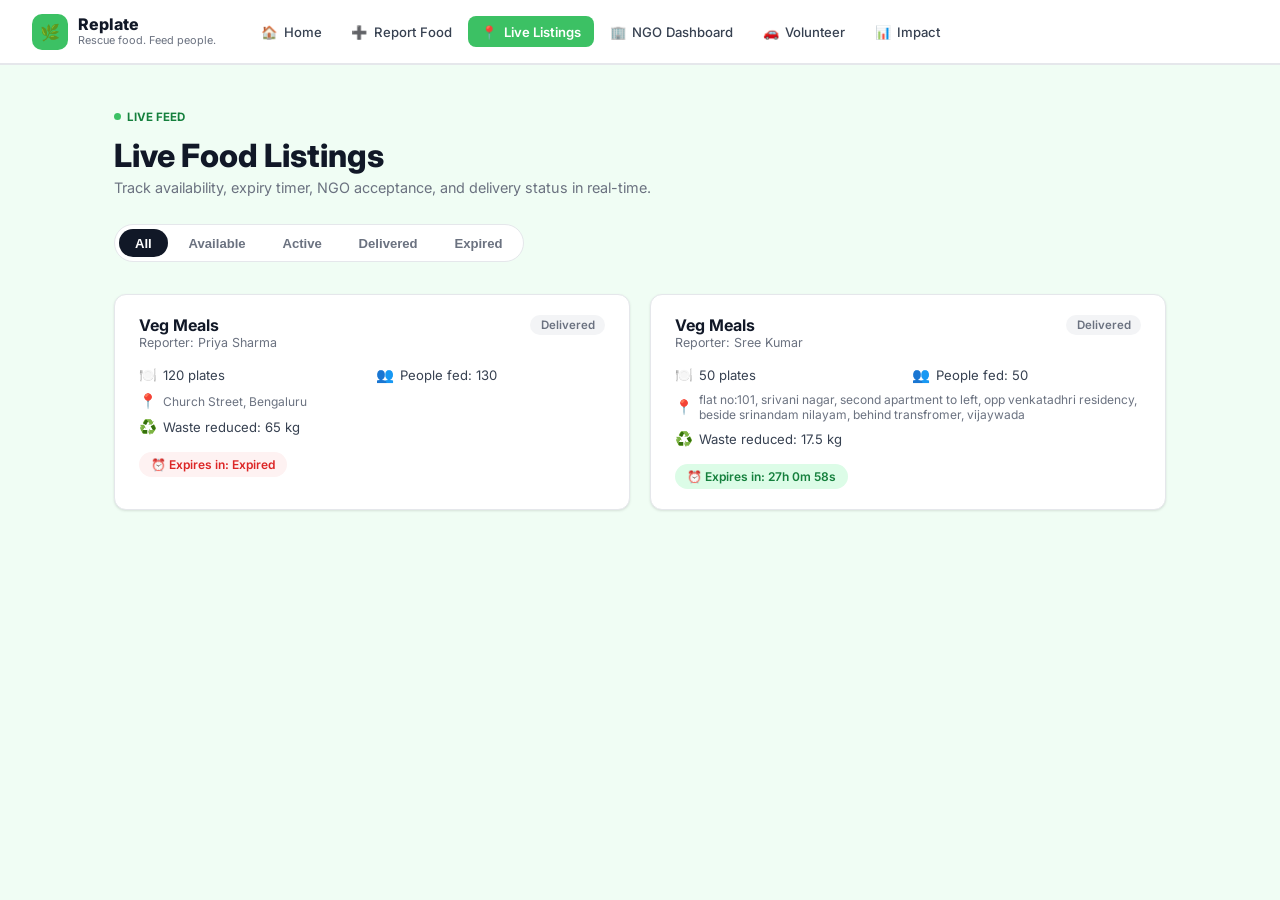
<file: listings.html>
<!DOCTYPE html>
<html lang="en">
<head>
<meta charset="UTF-8"/>
<meta name="viewport" content="width=device-width,initial-scale=1.0"/>
<title>Live Listings — Replate</title>
<link rel="stylesheet" href="replate-shared.css"/>
<style>
.listings-wrap{max-width:1100px;margin:0 auto;padding:2.5rem 1.5rem;}

/* filter tabs */
.filter-tabs{
  display:flex;gap:0.3rem;
  background:white;border:1px solid var(--border);
  border-radius:100px;padding:0.25rem;
  width:fit-content;margin-bottom:2rem;
}
.ftab{
  padding:0.4rem 1rem;border-radius:100px;
  font-size:0.82rem;font-weight:600;border:none;
  background:none;color:var(--muted);cursor:pointer;
  transition:all 0.15s;
}
.ftab.active{background:var(--ink);color:white;}
.ftab:hover:not(.active){color:var(--ink);}

/* cards grid */
.listings-grid{
  display:grid;grid-template-columns:repeat(2,1fr);
  gap:1.25rem;
}

.listing-card{
  background:white;border-radius:var(--radius);
  border:1px solid var(--border);box-shadow:var(--shadow);
  padding:1.25rem 1.5rem;
  transition:box-shadow 0.15s,transform 0.15s;
  position:relative;
}
.listing-card:hover{box-shadow:var(--shadow-md);transform:translateY(-1px);}

.listing-card-top{display:flex;justify-content:space-between;align-items:flex-start;margin-bottom:0.25rem;}
.listing-title{font-weight:700;font-size:1rem;color:var(--ink);}
.listing-reporter{font-size:0.78rem;color:var(--muted);}

.listing-stats{display:grid;grid-template-columns:1fr 1fr;gap:0.5rem;margin:1rem 0;}
.lstat{display:flex;align-items:center;gap:0.4rem;font-size:0.82rem;color:var(--ink2);}
.lstat-ico{font-size:0.9rem;}

.listing-address{font-size:0.78rem;color:var(--muted);line-height:1.5;margin:0.25rem 0 0.75rem;}

.listing-dot{
  width:8px;height:8px;border-radius:50%;
  position:absolute;left:1.25rem;top:50%;transform:translateY(-50%);
}

/* empty state */
.empty-state{
  text-align:center;padding:4rem 2rem;
  color:var(--muted);
  grid-column:1/-1;
}
.empty-ico{font-size:3rem;margin-bottom:1rem;}
.empty-title{font-weight:700;font-size:1rem;color:var(--ink2);margin-bottom:0.5rem;}

/* live pulse */
.live-badge{
  display:inline-flex;align-items:center;gap:0.4rem;
  font-size:0.72rem;font-weight:700;color:var(--green-dark);
  margin-bottom:0.75rem;
}
.live-dot{width:7px;height:7px;border-radius:50%;background:var(--green);animation:pulse 1.4s ease infinite;}
@keyframes pulse{0%,100%{opacity:1;}50%{opacity:0.3;}}
</style>
</head>
<body>

<nav>
  <a href="index.html" class="nav-brand">
    <div class="nav-logo-ico">🌿</div>
    <div class="nav-brand-text">
      <div class="nav-brand-name">Replate</div>
      <div class="nav-brand-tagline">Rescue food. Feed people.</div>
    </div>
  </a>
  <div class="nav-links">
    <a href="index.html" class="nav-link">🏠 <span>Home</span></a>
    <a href="report.html" class="nav-link">➕ <span>Report Food</span></a>
    <a href="listings.html" class="nav-link active">📍 <span>Live Listings</span></a>
    <a href="ngo.html" class="nav-link">🏢 <span>NGO Dashboard</span></a>
    <a href="volunteer.html" class="nav-link">🚗 <span>Volunteer</span></a>
    <a href="impact.html" class="nav-link">📊 <span>Impact</span></a>
  </div>
</nav>

<div class="listings-wrap fade-up">
  <div class="live-badge"><span class="live-dot"></span> LIVE FEED</div>
  <h1 style="font-size:2rem;font-weight:800;color:var(--ink);margin-bottom:0.3rem;">Live Food Listings</h1>
  <p style="color:var(--muted);font-size:0.9rem;margin-bottom:1.75rem;">Track availability, expiry timer, NGO acceptance, and delivery status in real-time.</p>

  <div class="filter-tabs">
    <button class="ftab active" onclick="filterListings('All', this)">All</button>
    <button class="ftab" onclick="filterListings('Available', this)">Available</button>
    <button class="ftab" onclick="filterListings('Active', this)">Active</button>
    <button class="ftab" onclick="filterListings('Delivered', this)">Delivered</button>
    <button class="ftab" onclick="filterListings('Expired', this)">Expired</button>
  </div>

  <div class="listings-grid" id="listings-grid">
    <div class="empty-state">
      <div class="empty-ico">🔍</div>
      <div class="empty-title">Loading listings...</div>
    </div>
  </div>
</div>

<script>
// Default seed data
const seedData = [
  { id:'seed1', event:'Sharma Wedding', name:'Priya Sharma', foodType:'Veg Meals', qty:120, unit:'plates', addr:'Church Street, Bengaluru', city:'Bengaluru', lat:12.9716, lng:77.5946, expires: new Date(Date.now() - 1000*60*60).toISOString(), peopleFed:130, wasteKg:65, status:'Delivered', submittedAt: new Date(Date.now() - 3*60*60*1000).toISOString() },
  { id:'seed2', event:'Community Lunch', name:'Sree Kumar', foodType:'Veg Meals', qty:50, unit:'plates', addr:'flat no:101, srivani nagar, second apartment to left, opp venkatadhri residency, beside srinandam nilayam, behind transfromer, vijaywada', city:'Vijayawada', lat:16.5062, lng:80.6480, expires: new Date(Date.now() + 27*60*60*1000).toISOString(), peopleFed:50, wasteKg:17.5, status:'Delivered', submittedAt: new Date(Date.now() - 1*60*60*1000).toISOString() },
];

let currentFilter = 'All';

function getReports() {
  const stored = JSON.parse(localStorage.getItem('replate_reports') || '[]');
  return [...seedData, ...stored];
}

function getExpiryInfo(expiresStr) {
  if (!expiresStr) return { label: 'Unknown', cls: 'expiry-ok' };
  const exp = new Date(expiresStr);
  const now = new Date();
  const diff = Math.round((exp - now) / 60000);
  if (diff <= 0) return { label: 'Expired', cls: 'expiry-expired' };
  const h = Math.floor(diff / 60), m = diff % 60, s = Math.floor((exp - now) / 1000) % 60;
  const label = h > 0 ? `${h}h ${m}m ${s}s` : `${m}m ${s}s`;
  return { label, cls: diff < 90 ? 'expiry-urgent' : 'expiry-ok' };
}

function getStatusBadge(status) {
  const map = {
    'Available': 'badge-green',
    'Active':    'badge-yellow',
    'Delivered': 'badge-gray',
    'Expired':   'badge-red',
    'Accepted':  'badge-yellow',
  };
  return map[status] || 'badge-gray';
}

function filterListings(filter, btn) {
  currentFilter = filter;
  document.querySelectorAll('.ftab').forEach(b => b.classList.remove('active'));
  btn.classList.add('active');
  renderListings();
}

function renderListings() {
  const reports = getReports();
  const grid = document.getElementById('listings-grid');

  let filtered = reports;
  if (currentFilter !== 'All') {
    filtered = reports.filter(r => {
      if (currentFilter === 'Expired') {
        return r.status === 'Expired' || new Date(r.expires) < new Date();
      }
      return r.status === currentFilter;
    });
  }

  if (filtered.length === 0) {
    grid.innerHTML = `<div class="empty-state">
      <div class="empty-ico">🍽️</div>
      <div class="empty-title">No ${currentFilter.toLowerCase()} listings right now</div>
      <p style="font-size:0.82rem;color:var(--muted);margin-top:0.25rem;">Check back soon or <a href="report.html" style="color:var(--green);font-weight:600;">report food</a></p>
    </div>`;
    return;
  }

  grid.innerHTML = filtered.map(r => {
    const exp = getExpiryInfo(r.expires);
    const isExpired = new Date(r.expires) < new Date() || r.status === 'Expired';
    const statusCls = getStatusBadge(r.status);
    const distanceText = r.distFromNgo ? `Distance from NGO: ${r.distFromNgo} km` : '';

    return `<div class="listing-card">
      <div class="listing-card-top">
        <div>
          <div class="listing-title">${r.foodType}</div>
          <div class="listing-reporter">Reporter: ${r.name || r.event}</div>
        </div>
        <span class="badge ${statusCls}">${r.status}</span>
      </div>
      <div class="listing-stats">
        <div class="lstat"><span class="lstat-ico">🍽️</span> ${r.qty} ${r.unit}</div>
        <div class="lstat"><span class="lstat-ico">👥</span> People fed: ${r.peopleFed || Math.round(r.qty * 0.95)}</div>
        <div class="lstat" style="grid-column:1/-1">
          <span class="lstat-ico">📍</span>
          <span style="font-size:0.75rem;color:var(--muted);">${r.addr}</span>
        </div>
        <div class="lstat"><span class="lstat-ico">♻️</span> Waste reduced: ${r.wasteKg || (r.qty * 0.35).toFixed(1)} kg</div>
      </div>
      <span class="expiry-badge ${isExpired ? 'expiry-expired' : exp.cls}" id="exp-${r.id}">
        ⏰ Expires in: ${isExpired ? 'Expired' : exp.label}
      </span>
      ${distanceText ? `<div style="font-size:0.75rem;color:var(--muted);margin-top:0.5rem;">${distanceText}</div>` : ''}
    </div>`;
  }).join('');
}

// Live countdown
function tickTimers() {
  const reports = getReports();
  reports.forEach(r => {
    const el = document.getElementById('exp-' + r.id);
    if (!el) return;
    const exp = getExpiryInfo(r.expires);
    const isExpired = new Date(r.expires) < new Date() || r.status === 'Expired';
    el.textContent = `⏰ Expires in: ${isExpired ? 'Expired' : exp.label}`;
    el.className = `expiry-badge ${isExpired ? 'expiry-expired' : exp.cls}`;
  });
}

renderListings();
setInterval(tickTimers, 1000);

// Re-render when storage changes (from report page)
window.addEventListener('storage', renderListings);
</script>
</body>
</html>
</file>
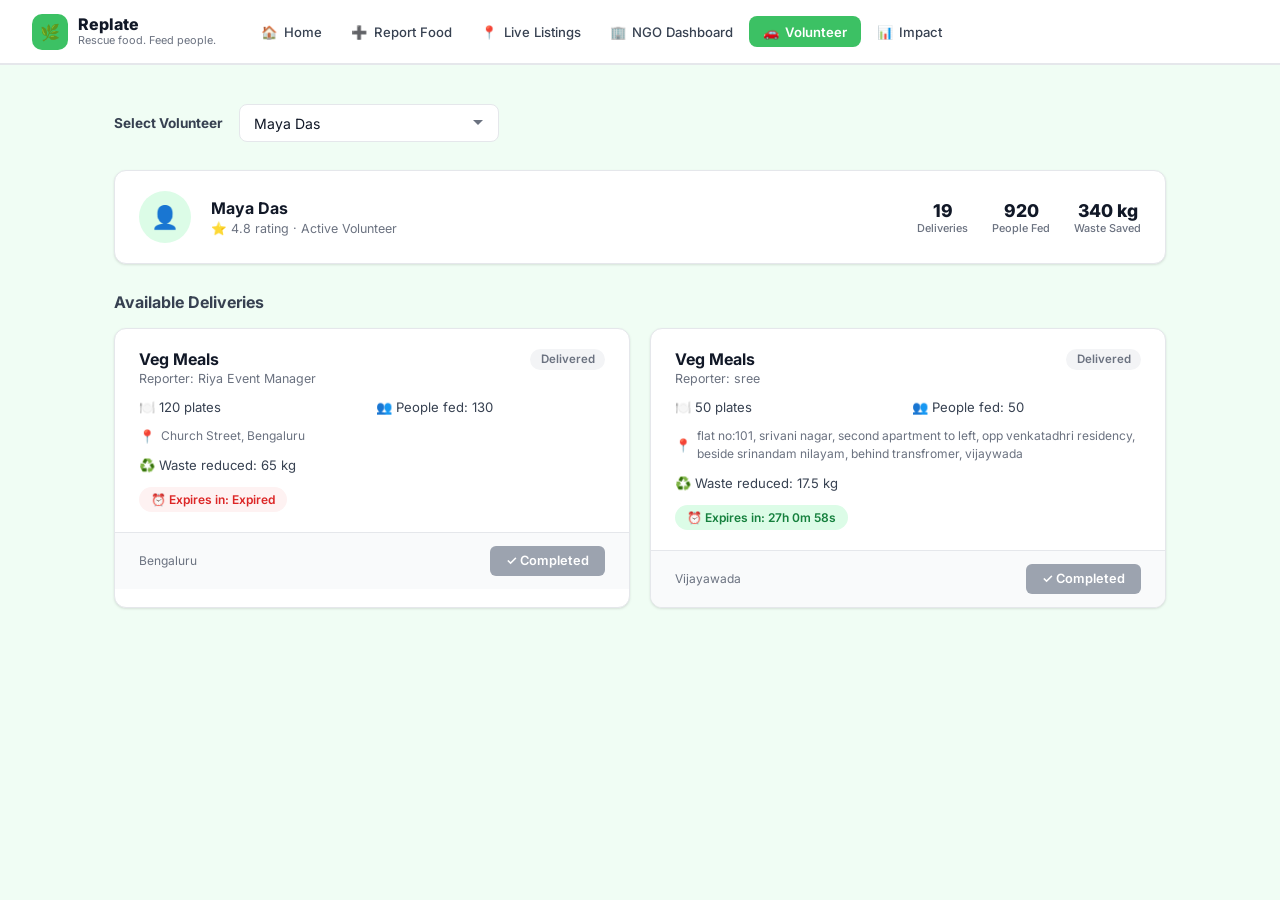
<file: volunteer.html>
<!DOCTYPE html>
<html lang="en">
<head>
<meta charset="UTF-8"/>
<meta name="viewport" content="width=device-width,initial-scale=1.0"/>
<title>Volunteer — Replate</title>
<link rel="stylesheet" href="replate-shared.css"/>
<style>
.vol-wrap{max-width:1100px;margin:0 auto;padding:2.5rem 1.5rem;}

.vol-select-row{
  display:flex;align-items:center;gap:1rem;margin-bottom:1.75rem;
}
.vol-select-row label{font-size:0.85rem;font-weight:700;color:var(--ink2);white-space:nowrap;}
.vol-select{
  background:white;border:1.5px solid var(--border);border-radius:8px;
  padding:0.6rem 2.5rem 0.6rem 0.9rem;
  font-family:'Inter',sans-serif;font-size:0.88rem;color:var(--ink);
  outline:none;cursor:pointer;min-width:260px;
  appearance:none;
  background-image:url("data:image/svg+xml,%3Csvg xmlns='http://www.w3.org/2000/svg' width='12' height='12' viewBox='0 0 12 12'%3E%3Cpath fill='%236b7280' d='M6 8L1 3h10z'/%3E%3C/svg%3E");
  background-repeat:no-repeat;background-position:right 0.85rem center;
  transition:border-color 0.15s;
}
.vol-select:focus{border-color:var(--green);}

/* volunteer profile card */
.vol-profile{
  background:white;border-radius:var(--radius);
  border:1px solid var(--border);box-shadow:var(--shadow);
  padding:1.25rem 1.5rem;margin-bottom:1.75rem;
  display:flex;align-items:center;gap:1.25rem;
}
.vol-avatar{
  width:52px;height:52px;border-radius:50%;
  background:var(--green-light);
  display:flex;align-items:center;justify-content:center;
  font-size:1.4rem;flex-shrink:0;
}
.vol-name{font-weight:700;font-size:1rem;color:var(--ink);}
.vol-meta{font-size:0.78rem;color:var(--muted);margin-top:0.15rem;}
.vol-stats-inline{display:flex;gap:1.5rem;margin-left:auto;}
.vsi{text-align:center;}
.vsi-num{font-weight:800;font-size:1.1rem;color:var(--ink);}
.vsi-label{font-size:0.68rem;color:var(--muted);font-weight:500;}

/* deliveries grid */
.del-grid{display:grid;grid-template-columns:repeat(2,1fr);gap:1.25rem;}

.del-card{
  background:white;border-radius:var(--radius);
  border:1px solid var(--border);box-shadow:var(--shadow);
  overflow:hidden;transition:box-shadow 0.15s;
}
.del-card:hover{box-shadow:var(--shadow-md);}

.del-card-body{padding:1.25rem 1.5rem;}
.del-card-title{font-weight:700;font-size:1rem;color:var(--ink);}
.del-card-reporter{font-size:0.78rem;color:var(--muted);margin-top:0.1rem;}

.del-stats{display:grid;grid-template-columns:1fr 1fr;gap:0.5rem;margin:0.85rem 0;}
.dstat{display:flex;align-items:center;gap:0.4rem;font-size:0.82rem;color:var(--ink2);}

.del-address{font-size:0.75rem;color:var(--muted);line-height:1.5;margin:0.25rem 0;}

.del-card-footer{
  padding:0.85rem 1.5rem;background:#f9fafb;
  border-top:1px solid var(--border);
  display:flex;justify-content:space-between;align-items:center;
}

.btn-take-del{
  background:var(--green);color:white;border:none;
  padding:0.45rem 1rem;border-radius:6px;
  font-size:0.8rem;font-weight:600;cursor:pointer;
  transition:all 0.15s;font-family:'Inter',sans-serif;
}
.btn-take-del:hover{background:var(--green-dark);}
.btn-take-del:disabled{background:#9ca3af;cursor:default;}

.empty-state{text-align:center;padding:4rem 2rem;grid-column:1/-1;color:var(--muted);}
</style>
</head>
<body>

<nav>
  <a href="index.html" class="nav-brand">
    <div class="nav-logo-ico">🌿</div>
    <div class="nav-brand-text">
      <div class="nav-brand-name">Replate</div>
      <div class="nav-brand-tagline">Rescue food. Feed people.</div>
    </div>
  </a>
  <div class="nav-links">
    <a href="index.html" class="nav-link">🏠 <span>Home</span></a>
    <a href="report.html" class="nav-link">➕ <span>Report Food</span></a>
    <a href="listings.html" class="nav-link">📍 <span>Live Listings</span></a>
    <a href="ngo.html" class="nav-link">🏢 <span>NGO Dashboard</span></a>
    <a href="volunteer.html" class="nav-link active">🚗 <span>Volunteer</span></a>
    <a href="impact.html" class="nav-link">📊 <span>Impact</span></a>
  </div>
</nav>

<div class="vol-wrap fade-up">

  <!-- Volunteer Selector -->
  <div class="vol-select-row">
    <label>Select Volunteer</label>
    <select class="vol-select" id="vol-select" onchange="loadVolunteer()">
      <option value="Maya Das">Maya Das</option>
      <option value="Arjun Reddy">Arjun Reddy</option>
      <option value="Priya Sharma">Priya Sharma</option>
      <option value="Ravi Kumar">Ravi Kumar</option>
      <option value="Sneha Patel">Sneha Patel</option>
    </select>
  </div>

  <!-- Volunteer profile -->
  <div class="vol-profile" id="vol-profile">
    <div class="vol-avatar">👤</div>
    <div>
      <div class="vol-name" id="vp-name">Maya Das</div>
      <div class="vol-meta" id="vp-meta">⭐ 4.8 rating · Active Volunteer · Hyderabad</div>
    </div>
    <div class="vol-stats-inline">
      <div class="vsi"><div class="vsi-num" id="vp-deliveries">0</div><div class="vsi-label">Deliveries</div></div>
      <div class="vsi"><div class="vsi-num" id="vp-fed">0</div><div class="vsi-label">People Fed</div></div>
      <div class="vsi"><div class="vsi-num" id="vp-kg">0 kg</div><div class="vsi-label">Waste Saved</div></div>
    </div>
  </div>

  <!-- Deliveries -->
  <h2 style="font-size:1rem;font-weight:700;color:var(--ink2);margin-bottom:1rem;">Available Deliveries</h2>
  <div class="del-grid" id="del-grid">
    <div class="empty-state">
      <div style="font-size:2.5rem;margin-bottom:0.75rem;">🚗</div>
      <div style="font-weight:700;font-size:1rem;color:var(--ink2);">No deliveries available</div>
      <p style="font-size:0.82rem;margin-top:0.25rem;">Deliveries appear here when NGOs accept food reports.</p>
    </div>
  </div>
</div>

<script>
const VOLUNTEER_PROFILES = {
  'Maya Das':    { rating:'4.8', deliveries:19, fed:920, kg:340 },
  'Arjun Reddy': { rating:'4.9', deliveries:28, fed:1380, kg:510 },
  'Priya Sharma':{ rating:'4.7', deliveries:15, fed:720, kg:265 },
  'Ravi Kumar':  { rating:'4.6', deliveries:11, fed:530, kg:196 },
  'Sneha Patel': { rating:'5.0', deliveries:32, fed:1560, kg:577 },
};

const seedData = [
  { id:'seed1', event:'Sharma Wedding', name:'Riya Event Manager', foodType:'Veg Meals', qty:120, unit:'plates', addr:'Church Street, Bengaluru', city:'Bengaluru', lat:12.9716, lng:77.5946, expires: new Date(Date.now()-1000*60*60).toISOString(), peopleFed:130, wasteKg:65, status:'Delivered' },
  { id:'seed2', event:'Community Lunch', name:'sree', foodType:'Veg Meals', qty:50, unit:'plates', addr:'flat no:101, srivani nagar, second apartment to left, opp venkatadhri residency, beside srinandam nilayam, behind transfromer, vijaywada', city:'Vijayawada', lat:16.5062, lng:80.6480, expires: new Date(Date.now()+27*60*60*1000).toISOString(), peopleFed:50, wasteKg:17.5, status:'Delivered' },
];

let takenIds = JSON.parse(localStorage.getItem('vol_taken') || '[]');

function getExpiryInfo(expiresStr) {
  if (!expiresStr) return { label:'Unknown', cls:'expiry-ok' };
  const exp = new Date(expiresStr);
  const now = new Date();
  const diff = Math.round((exp - now) / 60000);
  if (diff <= 0) return { label:'Expired', cls:'expiry-expired' };
  const h = Math.floor(diff/60), m = diff%60, s = Math.floor((exp-now)/1000)%60;
  const label = h>0 ? `${h}h ${m}m ${s}s` : `${m}m ${s}s`;
  return { label, cls: diff<90?'expiry-urgent':'expiry-ok' };
}

function loadVolunteer() {
  const name = document.getElementById('vol-select').value;
  const profile = VOLUNTEER_PROFILES[name] || {};

  document.getElementById('vp-name').textContent = name;
  document.getElementById('vp-meta').textContent = `⭐ ${profile.rating} rating · Active Volunteer`;
  document.getElementById('vp-deliveries').textContent = profile.deliveries || 0;
  document.getElementById('vp-fed').textContent = (profile.fed || 0).toLocaleString();
  document.getElementById('vp-kg').textContent = (profile.kg || 0) + ' kg';

  const stored = JSON.parse(localStorage.getItem('replate_reports') || '[]');
  const all = [...seedData, ...stored];

  if (all.length === 0) {
    document.getElementById('del-grid').innerHTML = `<div class="empty-state">
      <div style="font-size:2.5rem;margin-bottom:0.75rem;">🚗</div>
      <div style="font-weight:700;font-size:1rem;color:var(--ink2);">No deliveries available</div>
      <p style="font-size:0.82rem;margin-top:0.25rem;">Check back when food reports are submitted.</p>
    </div>`;
    return;
  }

  document.getElementById('del-grid').innerHTML = all.map(r => {
    const e = getExpiryInfo(r.expires);
    const taken = takenIds.includes(r.id);
    const isDelivered = r.status === 'Delivered' || taken;

    return `<div class="del-card">
      <div class="del-card-body">
        <div style="display:flex;justify-content:space-between;align-items:flex-start;">
          <div>
            <div class="del-card-title">${r.foodType}</div>
            <div class="del-card-reporter">Reporter: ${r.name || r.event}</div>
          </div>
          <span class="badge ${isDelivered ? 'badge-gray' : 'badge-green'}">${isDelivered ? 'Delivered' : 'Available'}</span>
        </div>
        <div class="del-stats">
          <div class="dstat">🍽️ ${r.qty} ${r.unit}</div>
          <div class="dstat">👥 People fed: ${r.peopleFed || Math.round(r.qty*0.95)}</div>
          <div class="dstat" style="grid-column:1/-1;">
            <span>📍</span>
            <span class="del-address">${r.addr}</span>
          </div>
          <div class="dstat">♻️ Waste reduced: ${r.wasteKg || (r.qty*0.35).toFixed(1)} kg</div>
        </div>
        <span class="expiry-badge ${e.cls}" id="vol-exp-${r.id}">⏰ Expires in: ${e.label}</span>
      </div>
      <div class="del-card-footer">
        <span style="font-size:0.75rem;color:var(--muted);">${r.city || 'Hyderabad'}</span>
        <button class="btn-take-del" id="btn-take-${r.id}" onclick="takeDelivery('${r.id}')" ${isDelivered ? 'disabled' : ''}>
          ${isDelivered ? '✓ Completed' : '🚗 Take Delivery'}
        </button>
      </div>
    </div>`;
  }).join('');
}

function takeDelivery(id) {
  if (!takenIds.includes(id)) {
    takenIds.push(id);
    localStorage.setItem('vol_taken', JSON.stringify(takenIds));
    const btn = document.getElementById('btn-take-' + id);
    if (btn) { btn.textContent = '✓ Completed'; btn.disabled = true; }
    loadVolunteer();
  }
}

function tickVolTimers() {
  const stored = JSON.parse(localStorage.getItem('replate_reports') || '[]');
  const all = [...seedData, ...stored];
  all.forEach(r => {
    const el = document.getElementById('vol-exp-' + r.id);
    if (!el) return;
    const e = getExpiryInfo(r.expires);
    el.textContent = `⏰ Expires in: ${e.label}`;
    el.className = `expiry-badge ${e.cls}`;
  });
}

loadVolunteer();
setInterval(tickVolTimers, 1000);
window.addEventListener('storage', loadVolunteer);
</script>
</body>
</html>
</file>
<file: replate-shared.css>
@import url('https://fonts.googleapis.com/css2?family=Inter:wght@400;500;600;700;800&display=swap');

*{margin:0;padding:0;box-sizing:border-box;}

:root{
  --green:#3cc164;
  --green-light:#dcfce7;
  --green-mid:#30db72;
  --green-dark:#15803d;
  --bg:#f0fdf4;
  --bg2:#f8fafc;
  --white:#ffffff;
  --ink:#111827;
  --ink2:#374151;
  --muted:#6b7280;
  --border:#e5e7eb;
  --border2:#d1fae5;
  --orange:#ea580c;
  --orange-light:#fff7ed;
  --red:#dc2626;
  --red-light:#fef2f2;
  --yellow:#d97706;
  --yellow-light:#fffbeb;
  --shadow:0 1px 3px rgba(0,0,0,0.08),0 1px 2px rgba(0,0,0,0.04);
  --shadow-md:0 4px 16px rgba(0,0,0,0.08);
  --shadow-lg:0 8px 32px rgba(0,0,0,0.1);
  --radius:12px;
  --radius-sm:8px;
}

body{
  font-family:'Inter',sans-serif;
  background:var(--bg);
  color:var(--ink);
  min-height:100vh;
}

/* ── NAVBAR ── */
nav{
  background:var(--white);
  border-bottom:1px solid var(--border);
  padding:0 2rem;
  height:64px;
  display:flex;align-items:center;gap:0;
  position:sticky;top:0;z-index:100;
  box-shadow:0 1px 0 var(--border);
}

.nav-brand{
  display:flex;align-items:center;gap:0.6rem;
  text-decoration:none;margin-right:2rem;
}

.nav-logo-ico{
  width:36px;height:36px;border-radius:10px;
  background:var(--green);
  display:flex;align-items:center;justify-content:center;
  font-size:1rem;color:white;flex-shrink:0;
}
.nav-brand-text{}
.nav-brand-name{font-weight:800;font-size:1rem;color:var(--ink);line-height:1.1;}
.nav-brand-tagline{font-size:0.68rem;color:var(--muted);font-weight:400;}

.nav-links{display:flex;align-items:center;gap:0.15rem;flex:1;}

.nav-link{
  display:flex;align-items:center;gap:0.4rem;
  padding:0.45rem 0.85rem;
  border-radius:8px;
  text-decoration:none;
  font-size:0.82rem;font-weight:500;
  color:var(--ink2);
  transition:all 0.15s;
  white-space:nowrap;
}
.nav-link:hover{background:var(--bg);color:var(--ink);}
.nav-link.active{
  background:var(--green);color:white;font-weight:600;
}
.nav-link svg,.nav-link .nav-ico{font-size:0.85rem;}

/* ── SHARED CARDS ── */
.card{
  background:var(--white);
  border-radius:var(--radius);
  border:1px solid var(--border);
  box-shadow:var(--shadow);
}

/* ── BUTTONS ── */
.btn{
  display:inline-flex;align-items:center;gap:0.4rem;
  padding:0.55rem 1.1rem;border-radius:8px;border:none;
  font-family:'Inter',sans-serif;font-size:0.85rem;font-weight:600;
  cursor:pointer;transition:all 0.15s;text-decoration:none;
}
.btn-green{background:var(--green);color:white;}
.btn-green:hover{background:var(--green-dark);transform:translateY(-1px);}
.btn-outline{background:white;color:var(--ink);border:1.5px solid var(--border);}
.btn-outline:hover{border-color:var(--green);color:var(--green);}
.btn-red{background:var(--red);color:white;}
.btn-red:hover{background:#b91c1c;}

/* ── BADGES ── */
.badge{
  display:inline-flex;align-items:center;gap:0.3rem;
  padding:0.2rem 0.65rem;border-radius:100px;
  font-size:0.72rem;font-weight:600;
}
.badge-green{background:var(--green-light);color:var(--green-dark);}
.badge-orange{background:var(--orange-light);color:var(--orange);}
.badge-red{background:var(--red-light);color:var(--red);}
.badge-yellow{background:var(--yellow-light);color:var(--yellow);}
.badge-gray{background:#f3f4f6;color:var(--muted);}

/* ── STAT CARD ── */
.stat-card{
  background:var(--white);border-radius:var(--radius);
  border:1px solid var(--border);box-shadow:var(--shadow);
  padding:1.25rem 1.5rem;
}
.stat-num{font-size:2rem;font-weight:800;color:var(--ink);line-height:1;}
.stat-label{font-size:0.78rem;color:var(--muted);margin-top:0.2rem;font-weight:500;}
.stat-ico{font-size:1.5rem;margin-bottom:0.5rem;}
.stat-delta{font-size:0.72rem;color:var(--green-dark);font-weight:600;margin-top:0.4rem;}

/* ── PAGE HEADER ── */
.page-header{
  background:linear-gradient(135deg,#f0fdf4 0%,#dcfce7 40%,#fef3c7 100%);
  padding:2.5rem 2.5rem 2rem;
  border-bottom:1px solid var(--border2);
}
.page-h1{font-size:2rem;font-weight:800;color:var(--ink);}
.page-sub{color:var(--muted);font-size:0.9rem;margin-top:0.3rem;}

/* ── FORM ── */
.form-group{margin-bottom:1rem;}
.form-group label{display:block;font-size:0.8rem;font-weight:600;color:var(--ink2);margin-bottom:0.35rem;}
.form-group input,.form-group select,.form-group textarea{
  width:100%;padding:0.65rem 0.85rem;
  border:1.5px solid var(--border);border-radius:8px;
  font-family:'Inter',sans-serif;font-size:0.88rem;color:var(--ink);
  background:white;outline:none;transition:border-color 0.15s,box-shadow 0.15s;
}
.form-group input:focus,.form-group select:focus,.form-group textarea:focus{
  border-color:var(--green);box-shadow:0 0 0 3px rgba(22,163,74,0.1);
}
.form-row{display:grid;grid-template-columns:1fr 1fr;gap:1rem;}
.form-row-3{display:grid;grid-template-columns:1fr 1fr 1fr;gap:1rem;}

/* ── EXPIRY TIMER ── */
.expiry-badge{
  display:inline-flex;align-items:center;gap:0.35rem;
  padding:0.3rem 0.75rem;border-radius:100px;
  font-size:0.75rem;font-weight:600;
}
.expiry-ok{background:var(--green-light);color:var(--green-dark);}
.expiry-urgent{background:var(--orange-light);color:var(--orange);}
.expiry-expired{background:var(--red-light);color:var(--red);}

/* ── FOOD LISTING CARD ── */
.food-card{
  background:var(--white);border-radius:var(--radius);
  border:1px solid var(--border);box-shadow:var(--shadow);
  padding:1.25rem 1.5rem;
  transition:box-shadow 0.15s,transform 0.15s;
}
.food-card:hover{box-shadow:var(--shadow-md);transform:translateY(-1px);}
.food-card-title{font-weight:700;font-size:1rem;color:var(--ink);}
.food-card-reporter{font-size:0.78rem;color:var(--muted);margin-top:0.1rem;}
.food-card-body{display:grid;grid-template-columns:1fr 1fr;gap:0.75rem;margin-top:1rem;}
.food-card-stat{display:flex;align-items:center;gap:0.4rem;font-size:0.82rem;color:var(--ink2);}
.food-card-stat span{font-size:0.9rem;}
.food-card-address{font-size:0.78rem;color:var(--muted);margin-top:0.5rem;line-height:1.5;}

/* ── RESPONSIVE ── */
@media(max-width:768px){
  nav{padding:0 1rem;}
  .nav-links{gap:0;}
  .nav-link span{display:none;}
  .form-row,.form-row-3{grid-template-columns:1fr;}
  .page-header{padding:1.5rem 1.25rem 1.25rem;}
}

/* ── ANIMATIONS ── */
@keyframes fadeUp{from{opacity:0;transform:translateY(12px);}to{opacity:1;transform:translateY(0);}}
.fade-up{animation:fadeUp 0.35s ease forwards;}
</file>
